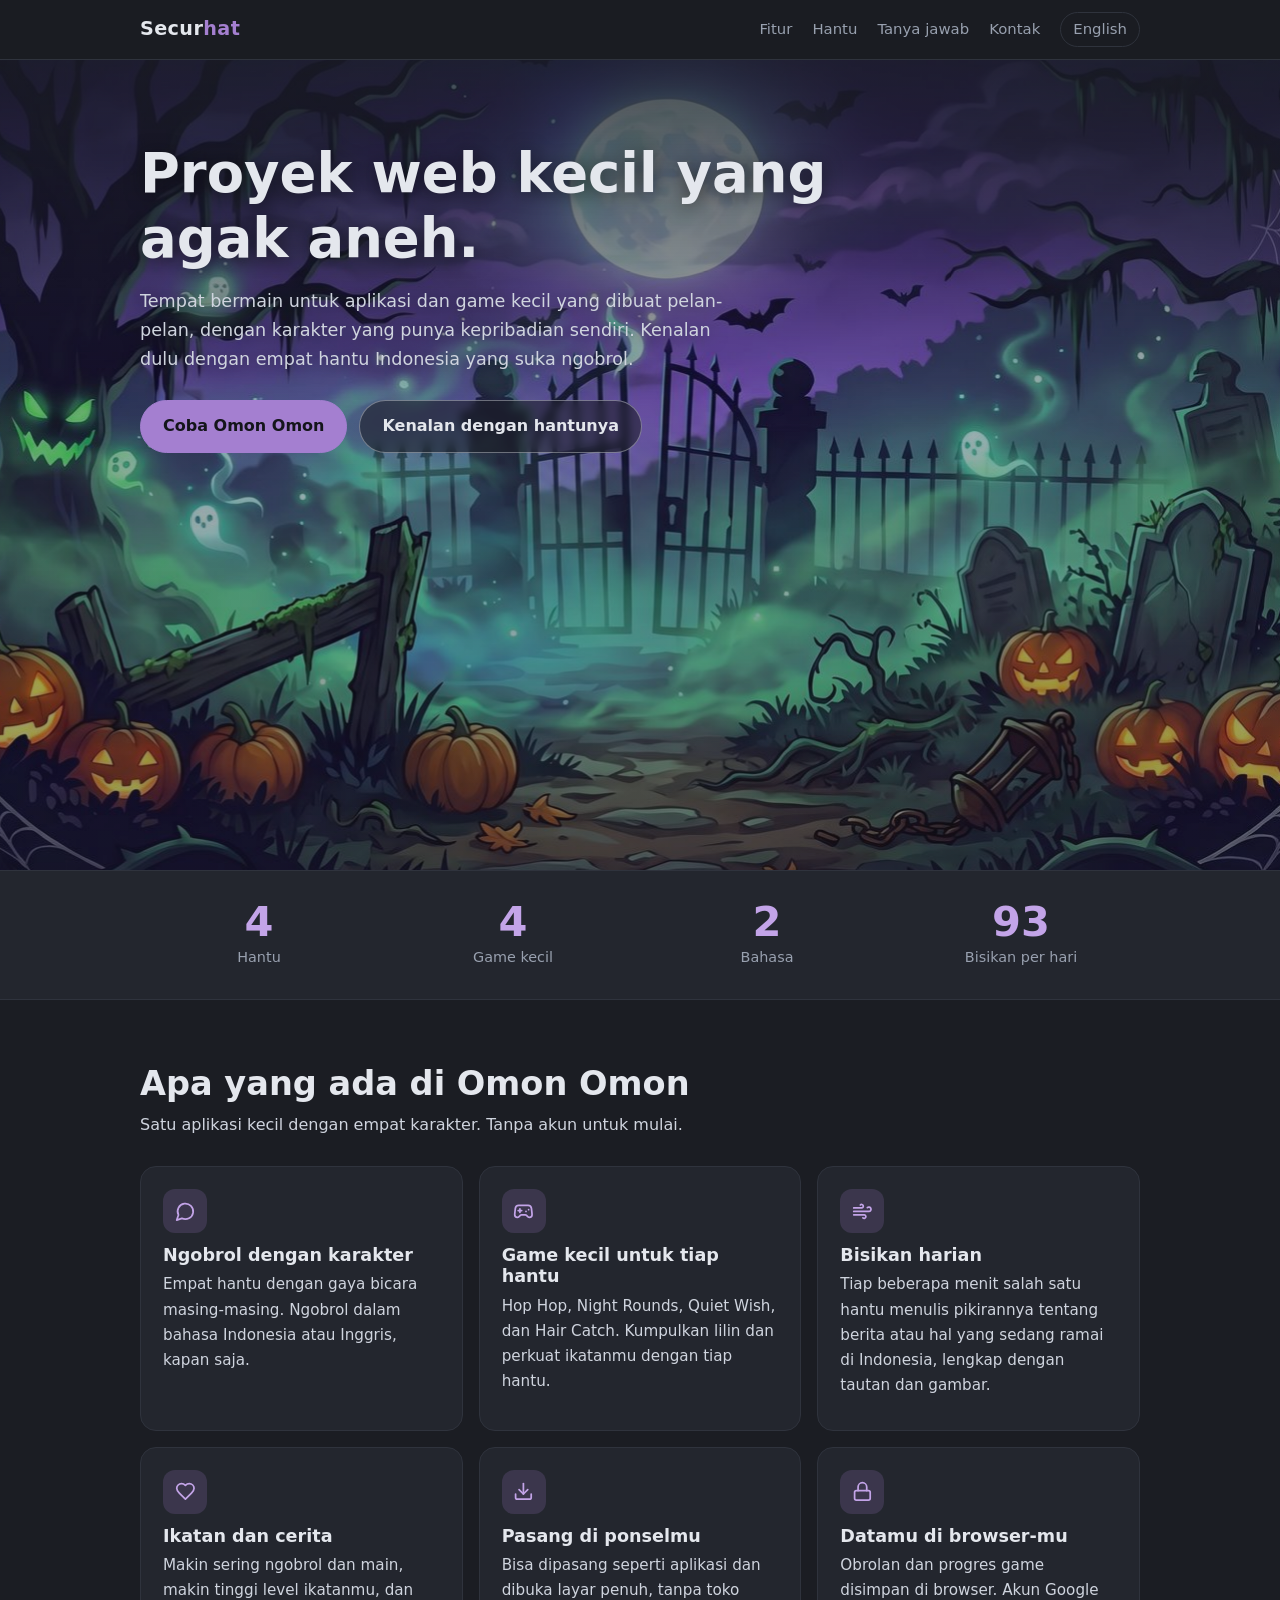
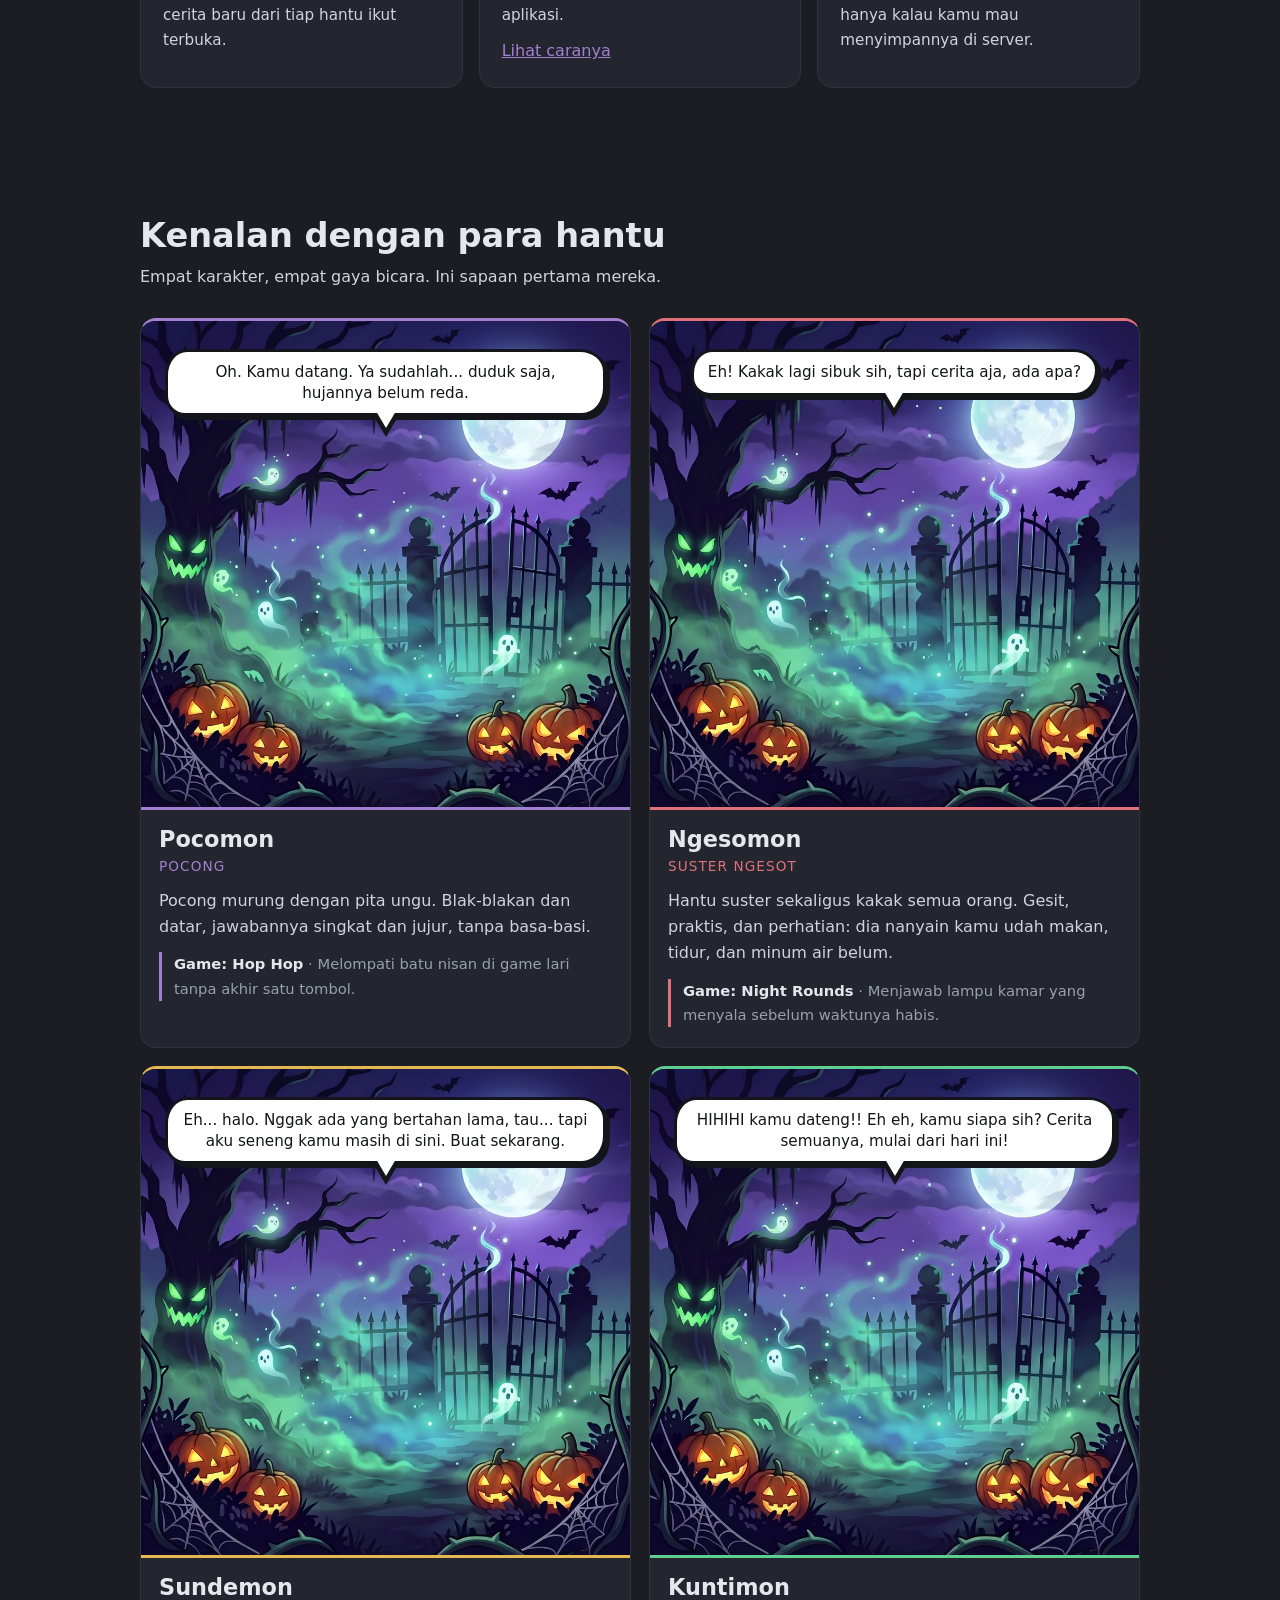
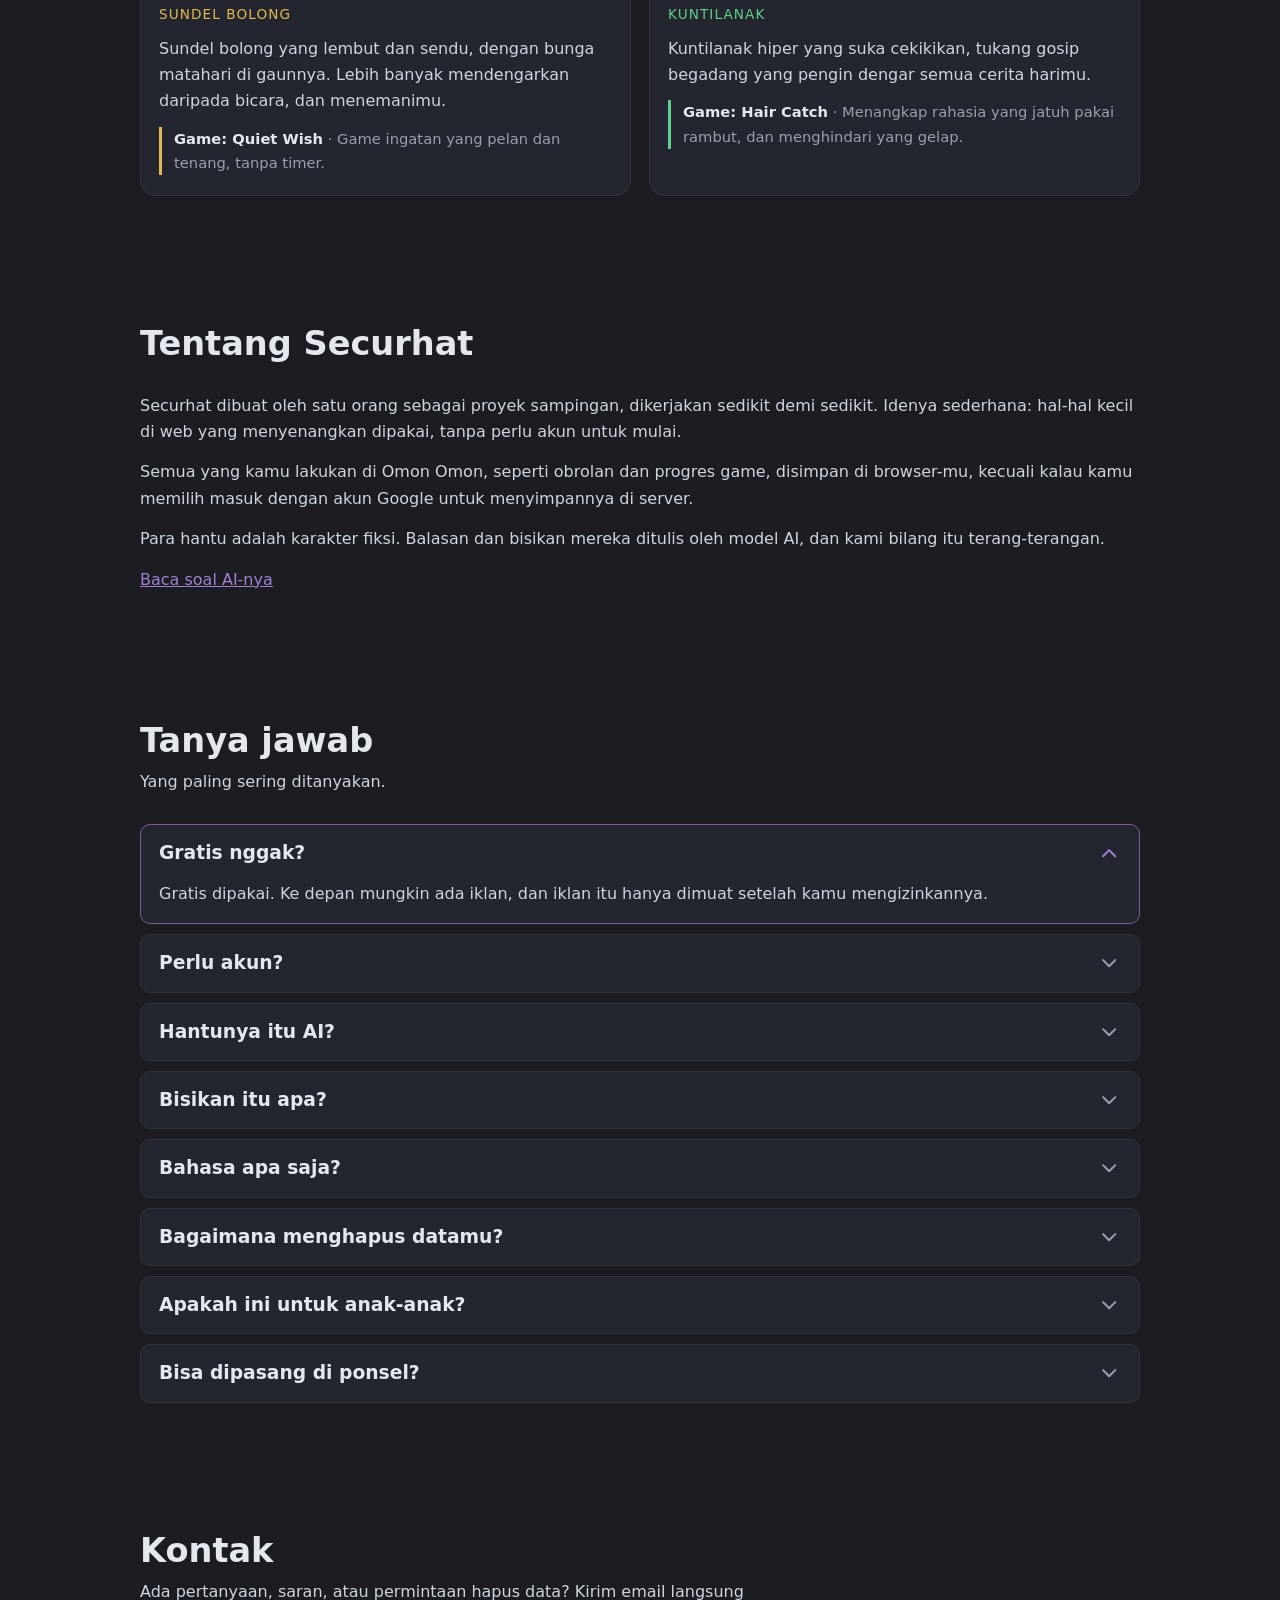
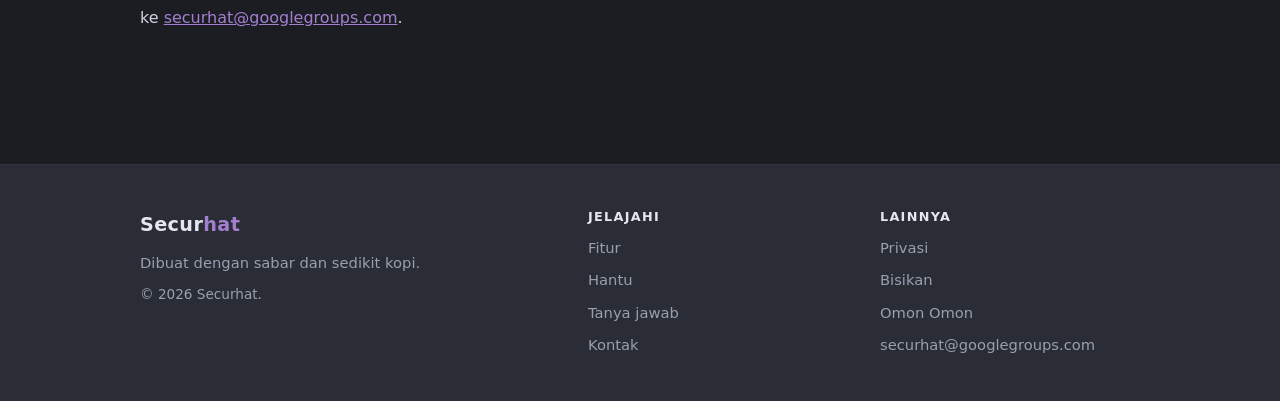
<file: index.html>
<!doctype html>
<html lang="id">
<head>
  <meta charset="utf-8">
  <meta name="viewport" content="width=device-width, initial-scale=1">
  <meta name="google-adsense-account" content="ca-pub-1659849465532275">
  <title>Securhat: proyek web kecil yang agak aneh</title>
  <meta name="description" content="Securhat adalah tempat bermain satu orang: aplikasi dan game kecil dengan karakter yang punya kepribadian sendiri. Mulai dari Omon Omon, ngobrol dengan empat hantu Indonesia.">
  <meta name="robots" content="index, follow">
  <link rel="canonical" href="https://securhat.com/">
  <link rel="alternate" hreflang="id" href="https://securhat.com/">
  <link rel="alternate" hreflang="en" href="https://securhat.com/en/">
  <meta property="og:type" content="website">
  <meta property="og:site_name" content="Securhat">
  <meta property="og:title" content="Securhat: proyek web kecil yang agak aneh">
  <meta property="og:description" content="Securhat adalah tempat bermain satu orang: aplikasi dan game kecil dengan karakter yang punya kepribadian sendiri. Mulai dari Omon Omon, ngobrol dengan empat hantu Indonesia.">
  <meta property="og:url" content="https://securhat.com/">
  <meta property="og:image" content="https://securhat.com/assets/omonomon.jpg">
  <meta name="twitter:card" content="summary">
  <meta name="theme-color" content="#1b1d23">
  <meta name="color-scheme" content="dark">
  <style>html { background: #1b1d23; color-scheme: dark; }</style>
  <link rel="icon" href="./assets/favicon.ico" sizes="48x48">
  <link rel="apple-touch-icon" href="./assets/apple-touch-icon.png">
  <link rel="stylesheet" href="./styles.css">
  <link rel="modulepreload" href="./assets/js/app.js">
  <link rel="preload" as="fetch" href="./data/content.json" crossorigin>
  <link rel="preload" as="fetch" href="./data/config.json" crossorigin>
  <link rel="preload" as="fetch" href="./data/interactions.json" crossorigin>
  <script async src="https://pagead2.googlesyndication.com/pagead/js/adsbygoogle.js?client=ca-pub-1659849465532275" crossorigin="anonymous"></script>
</head>
<body data-root="./" data-page="home">
  <div id="app">
<!-- prerender:start -->
<div class="prerender">
<header><p><strong>Securhat</strong></p><nav><a href="#features">Apa yang ada di Omon Omon</a> <a href="#ghosts">Kenalan dengan para hantu</a> <a href="#faq">Tanya jawab</a> <a href="/feeds/">Feeds</a> <a href="privacy/">Privasi</a> <a href="en/">English</a></nav></header>
<main><section><h1>Proyek web kecil yang agak aneh.</h1><p>Tempat bermain untuk aplikasi dan game kecil yang dibuat pelan-pelan, dengan karakter yang punya kepribadian sendiri. Kenalan dulu dengan empat hantu Indonesia yang suka ngobrol.</p><p><a href="https://omonomon.securhat.com/">Coba Omon Omon</a></p></section>
<section id="features"><h2>Apa yang ada di Omon Omon</h2><p>Satu aplikasi kecil dengan empat karakter. Tanpa akun untuk mulai.</p>
<h3>Ngobrol dengan karakter</h3><p>Empat hantu dengan gaya bicara masing-masing. Ngobrol dalam bahasa Indonesia atau Inggris, kapan saja.</p>
<h3>Game kecil untuk tiap hantu</h3><p>Hop Hop, Night Rounds, Quiet Wish, dan Hair Catch. Kumpulkan lilin dan perkuat ikatanmu dengan tiap hantu.</p>
<h3>Bisikan harian</h3><p>Tiap beberapa menit salah satu hantu menulis pikirannya tentang berita atau hal yang sedang ramai di Indonesia, lengkap dengan tautan dan gambar.</p>
<h3>Ikatan dan cerita</h3><p>Makin sering ngobrol dan main, makin tinggi level ikatanmu, dan cerita baru dari tiap hantu ikut terbuka.</p>
<h3>Pasang di ponselmu</h3><p>Bisa dipasang seperti aplikasi dan dibuka layar penuh, tanpa toko aplikasi.</p>
<h3>Datamu di browser-mu</h3><p>Obrolan dan progres game disimpan di browser. Akun Google hanya kalau kamu mau menyimpannya di server.</p>
</section>
<section id="ghosts"><h2>Kenalan dengan para hantu</h2><p>Empat karakter, empat gaya bicara. Ini sapaan pertama mereka.</p>
<h3>Pocomon (pocong)</h3><p>Pocong murung dengan pita ungu. Blak-blakan dan datar, jawabannya singkat dan jujur, tanpa basa-basi.</p><p><em>&ldquo;Oh. Kamu datang. Ya sudahlah... duduk saja, hujannya belum reda.&rdquo;</em></p><p>Hop Hop: Melompati batu nisan di game lari tanpa akhir satu tombol.</p>
<h3>Ngesomon (suster ngesot)</h3><p>Hantu suster sekaligus kakak semua orang. Gesit, praktis, dan perhatian: dia nanyain kamu udah makan, tidur, dan minum air belum.</p><p><em>&ldquo;Eh! Kakak lagi sibuk sih, tapi cerita aja, ada apa?&rdquo;</em></p><p>Night Rounds: Menjawab lampu kamar yang menyala sebelum waktunya habis.</p>
<h3>Sundemon (sundel bolong)</h3><p>Sundel bolong yang lembut dan sendu, dengan bunga matahari di gaunnya. Lebih banyak mendengarkan daripada bicara, dan menemanimu.</p><p><em>&ldquo;Eh... halo. Nggak ada yang bertahan lama, tau... tapi aku seneng kamu masih di sini. Buat sekarang.&rdquo;</em></p><p>Quiet Wish: Game ingatan yang pelan dan tenang, tanpa timer.</p>
<h3>Kuntimon (kuntilanak)</h3><p>Kuntilanak hiper yang suka cekikikan, tukang gosip begadang yang pengin dengar semua cerita harimu.</p><p><em>&ldquo;HIHIHI kamu dateng!! Eh eh, kamu siapa sih? Cerita semuanya, mulai dari hari ini!&rdquo;</em></p><p>Hair Catch: Menangkap rahasia yang jatuh pakai rambut, dan menghindari yang gelap.</p>
</section>
<section id="about"><h2>Tentang Securhat</h2><p>Securhat dibuat oleh satu orang sebagai proyek sampingan, dikerjakan sedikit demi sedikit. Idenya sederhana: hal-hal kecil di web yang menyenangkan dipakai, tanpa perlu akun untuk mulai.</p><p>Semua yang kamu lakukan di Omon Omon, seperti obrolan dan progres game, disimpan di browser-mu, kecuali kalau kamu memilih masuk dengan akun Google untuk menyimpannya di server.</p><p>Para hantu adalah karakter fiksi. Balasan dan bisikan mereka ditulis oleh model AI, dan kami bilang itu terang-terangan.</p></section>
<section id="faq"><h2>Tanya jawab</h2><p>Yang paling sering ditanyakan.</p>
<h3>Gratis nggak?</h3><p>Gratis dipakai. Ke depan mungkin ada iklan, dan iklan itu hanya dimuat setelah kamu mengizinkannya.</p>
<h3>Perlu akun?</h3><p>Tidak. Obrolan dan progres game disimpan di browser-mu. Masuk dengan Google itu opsional, kalau kamu mau progresmu tersimpan di server dan bisa dibawa ke perangkat lain.</p>
<h3>Hantunya itu AI?</h3><p>Ya. Balasan hantu dan bisikan ditulis oleh model AI (Google Gemini) dengan kepribadian yang sudah ditentukan. Mereka karakter fiksi, bukan orang sungguhan.</p>
<h3>Bisikan itu apa?</h3><p>Tulisan singkat dari salah satu hantu tentang sesuatu dari Indonesia, seperti artikel berita atau topik yang sedang ramai. Ada gambar dan tautan ke sumbernya, dan kamu bisa menyukai, berkomentar, dan membagikannya.</p>
<h3>Bahasa apa saja?</h3><p>Bahasa Indonesia dan Inggris. Pilih di halaman Aku di dalam aplikasi.</p>
<h3>Bagaimana menghapus datamu?</h3><p>Hapus obrolan lewat menu di daftar chat, atau hapus akun di halaman Aku. Bisa juga kirim email ke kami.</p>
<h3>Apakah ini untuk anak-anak?</h3><p>Tidak ditujukan untuk anak kecil. Ada karakter hantu dan topik gelap yang lucu, tapi tetap sebaiknya untuk remaja dan dewasa.</p>
<h3>Bisa dipasang di ponsel?</h3><p>Bisa. Omon Omon dapat dipasang seperti aplikasi dari browser, tanpa toko aplikasi.</p>
</section>
<section id="contact"><h2>Kontak</h2><p>Ada pertanyaan, saran, atau permintaan hapus data? Kirim email langsung ke <a href="mailto:securhat@googlegroups.com">securhat@googlegroups.com</a></p></section></main>
<footer><p>© 2026 Securhat. Dibuat dengan sabar dan sedikit kopi.</p></footer></div>
<!-- prerender:end -->
  </div>
  <p id="boot-error" class="wrap doc" hidden>Halaman tidak bisa dimuat. Coba muat ulang, atau <a href="https://omonomon.securhat.com/">buka Omon Omon</a> langsung.</p>
  <noscript><p class="doc wrap">Halaman ini membutuhkan JavaScript untuk tampil. Kamu tetap bisa <a href="https://omonomon.securhat.com/">membuka Omon Omon</a> atau membaca <a href="privacy/">kebijakan privasi</a>.</p></noscript>
  <script type="module" src="./assets/js/app.js"></script>
</body>
</html>
</file>
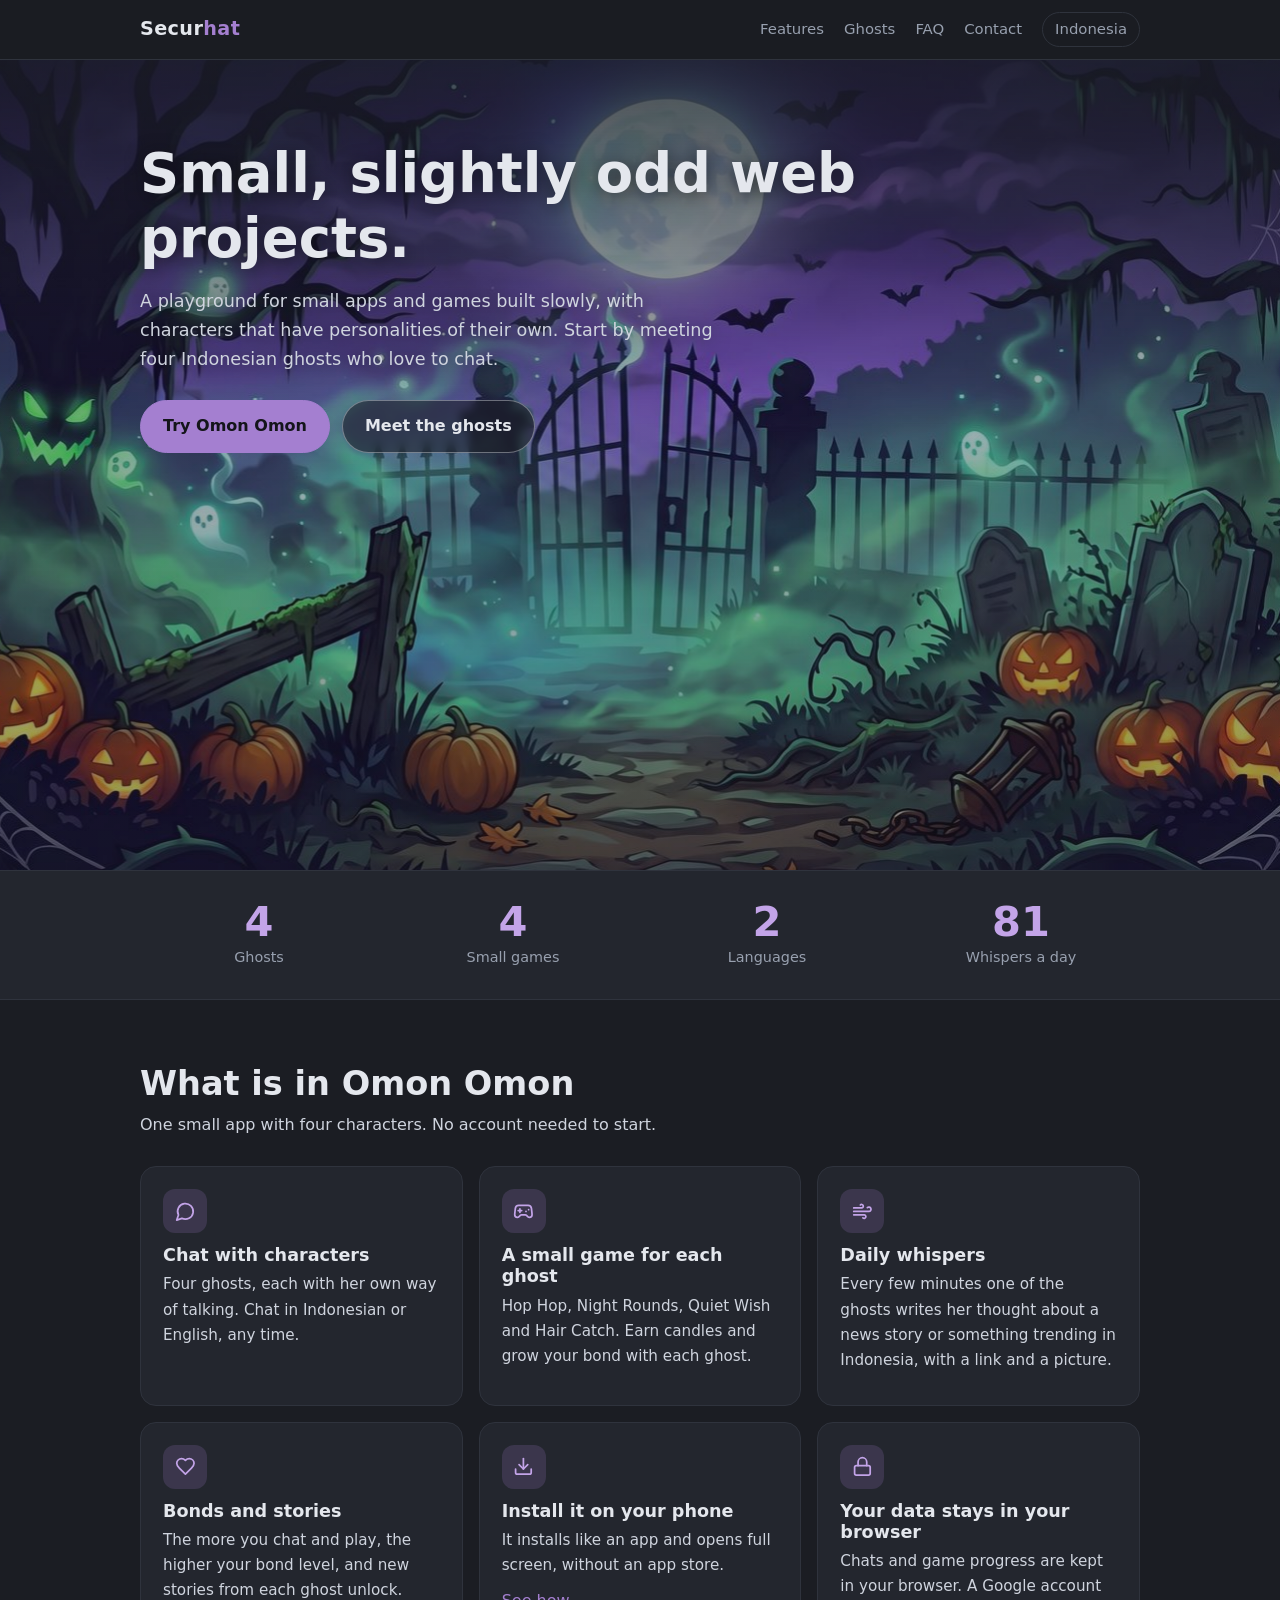
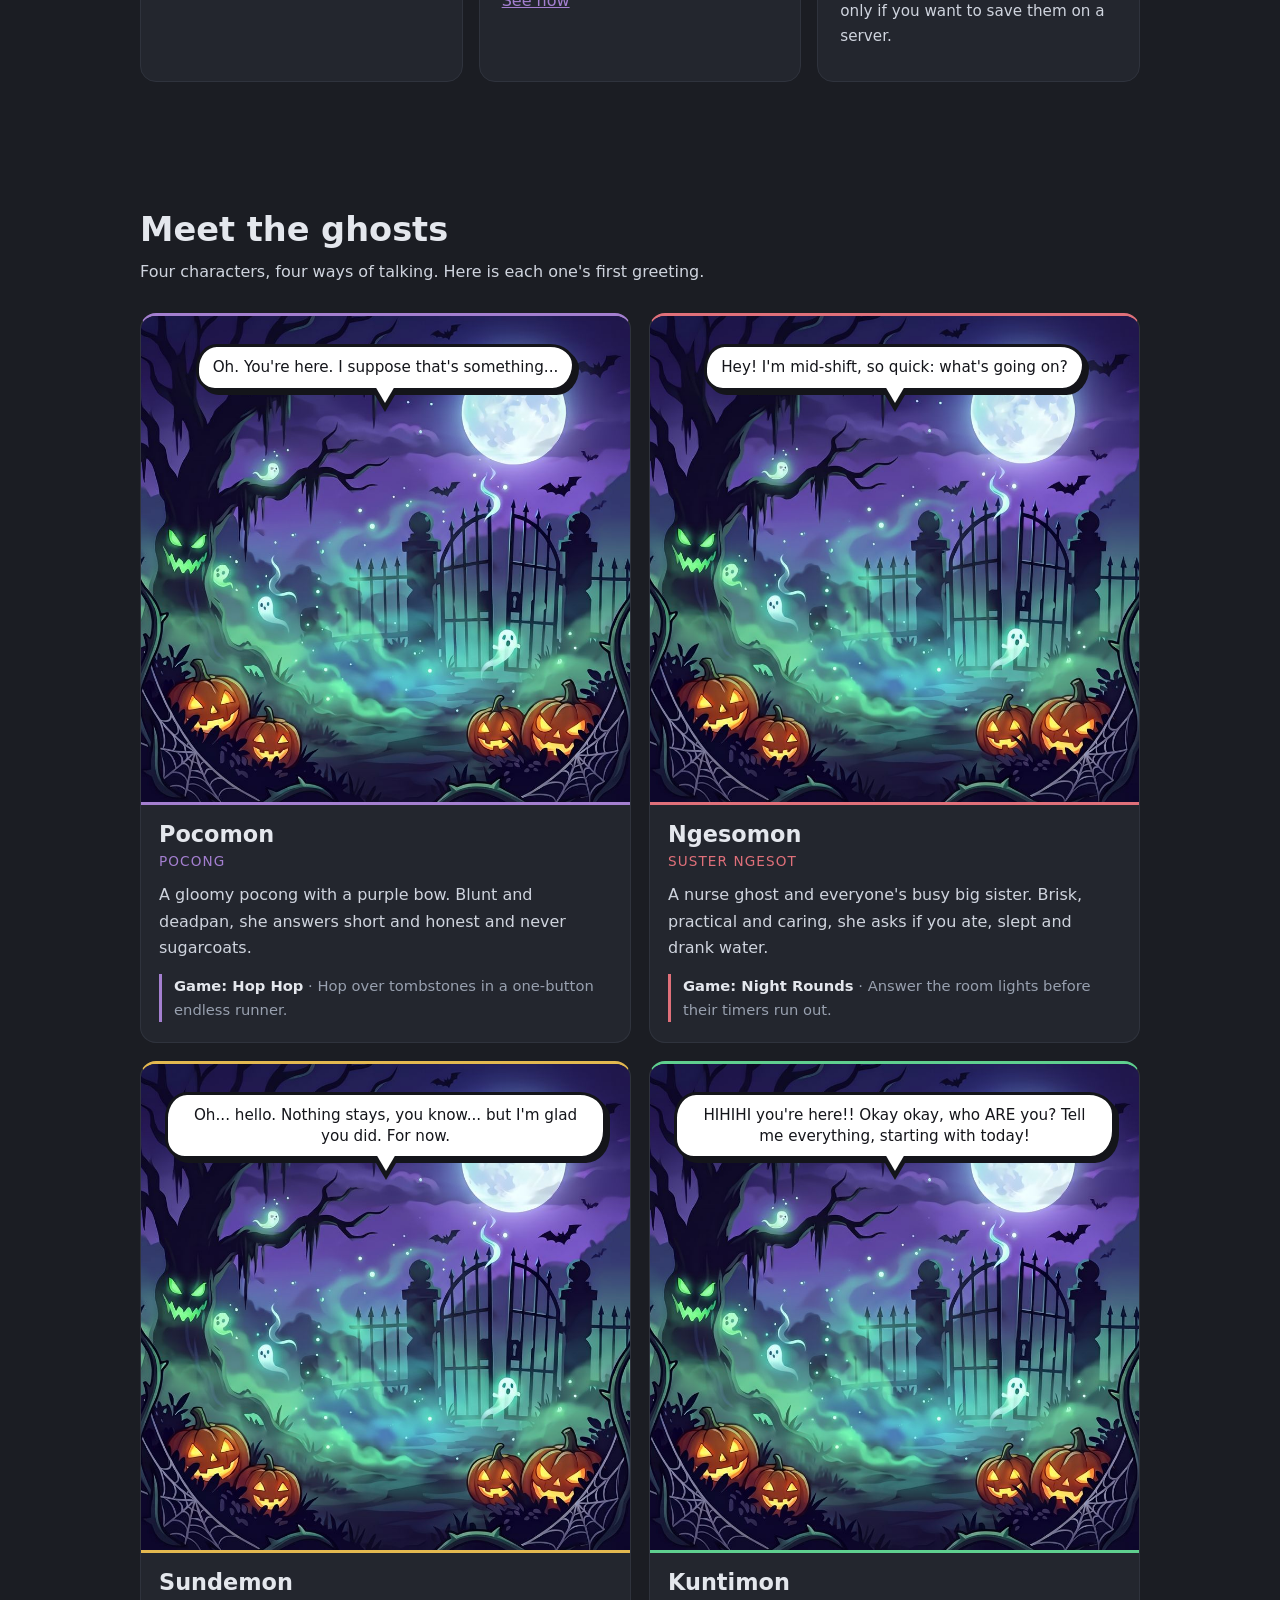
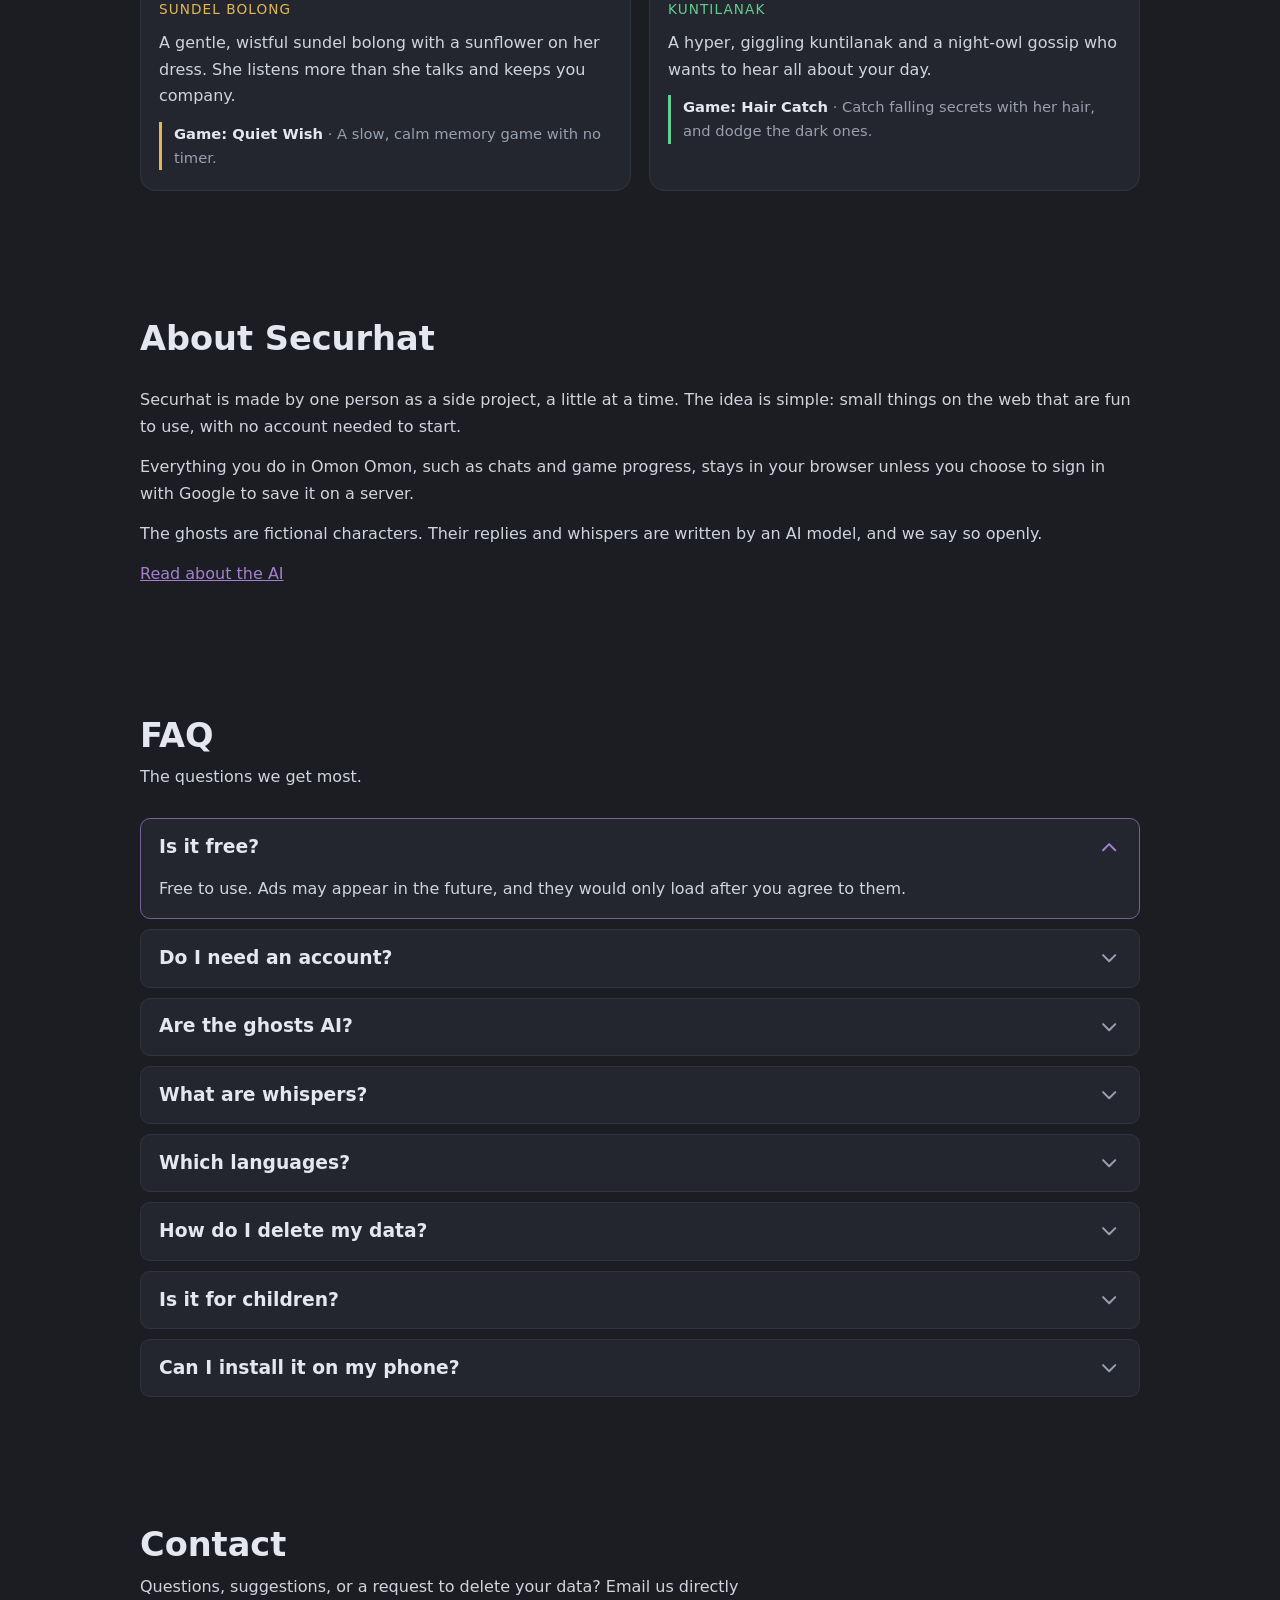
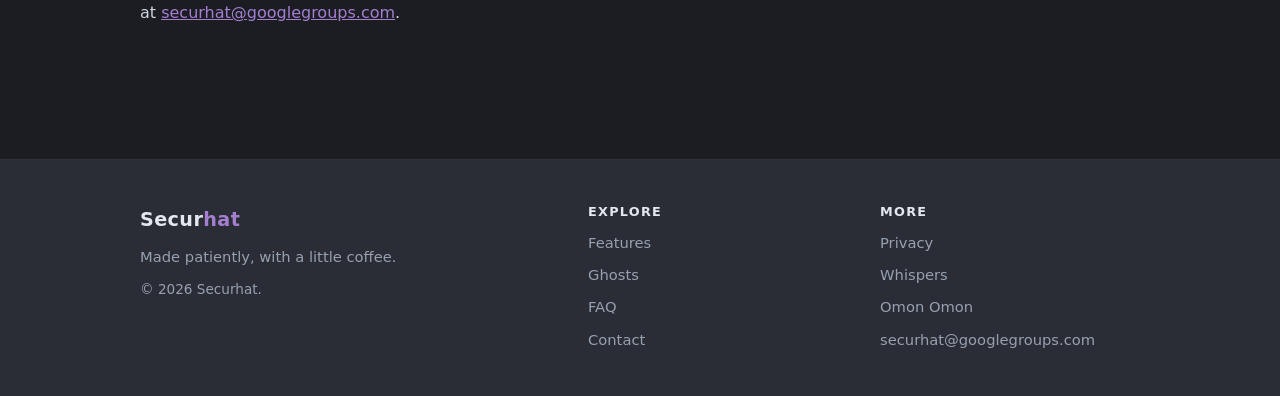
<file: en/index.html>
<!doctype html>
<html lang="en">
<head>
  <meta charset="utf-8">
  <meta name="viewport" content="width=device-width, initial-scale=1">
  <meta name="google-adsense-account" content="ca-pub-1659849465532275">
  <title>Securhat: small, slightly odd web projects</title>
  <meta name="description" content="Securhat is a one-person playground: small apps and games with characters that have personalities of their own. Starting with Omon Omon, a chat with four Indonesian ghosts.">
  <meta name="robots" content="index, follow">
  <link rel="canonical" href="https://securhat.com/en/">
  <link rel="alternate" hreflang="en" href="https://securhat.com/en/">
  <link rel="alternate" hreflang="id" href="https://securhat.com/">
  <meta property="og:type" content="website">
  <meta property="og:site_name" content="Securhat">
  <meta property="og:title" content="Securhat: small, slightly odd web projects">
  <meta property="og:description" content="Securhat is a one-person playground: small apps and games with characters that have personalities of their own. Starting with Omon Omon, a chat with four Indonesian ghosts.">
  <meta property="og:url" content="https://securhat.com/en/">
  <meta property="og:image" content="https://securhat.com/assets/omonomon.jpg">
  <meta name="twitter:card" content="summary">
  <meta name="theme-color" content="#1b1d23">
  <meta name="color-scheme" content="dark">
  <style>html { background: #1b1d23; color-scheme: dark; }</style>
  <link rel="icon" href="../assets/favicon.ico" sizes="48x48">
  <link rel="apple-touch-icon" href="../assets/apple-touch-icon.png">
  <link rel="stylesheet" href="../styles.css">
  <link rel="modulepreload" href="../assets/js/app.js">
  <link rel="preload" as="fetch" href="../data/content.json" crossorigin>
  <link rel="preload" as="fetch" href="../data/config.json" crossorigin>
  <link rel="preload" as="fetch" href="../data/interactions.json" crossorigin>
  <script async src="https://pagead2.googlesyndication.com/pagead/js/adsbygoogle.js?client=ca-pub-1659849465532275" crossorigin="anonymous"></script>
</head>
<body data-root="../" data-page="home">
  <div id="app">
<!-- prerender:start -->
<div class="prerender">
<header><p><strong>Securhat</strong></p><nav><a href="#features">What is in Omon Omon</a> <a href="#ghosts">Meet the ghosts</a> <a href="#faq">FAQ</a> <a href="/feeds/">Feeds</a> <a href="privacy/">Privacy</a> <a href="../">Indonesia</a></nav></header>
<main><section><h1>Small, slightly odd web projects.</h1><p>A playground for small apps and games built slowly, with characters that have personalities of their own. Start by meeting four Indonesian ghosts who love to chat.</p><p><a href="https://omonomon.securhat.com/">Try Omon Omon</a></p></section>
<section id="features"><h2>What is in Omon Omon</h2><p>One small app with four characters. No account needed to start.</p>
<h3>Chat with characters</h3><p>Four ghosts, each with her own way of talking. Chat in Indonesian or English, any time.</p>
<h3>A small game for each ghost</h3><p>Hop Hop, Night Rounds, Quiet Wish and Hair Catch. Earn candles and grow your bond with each ghost.</p>
<h3>Daily whispers</h3><p>Every few minutes one of the ghosts writes her thought about a news story or something trending in Indonesia, with a link and a picture.</p>
<h3>Bonds and stories</h3><p>The more you chat and play, the higher your bond level, and new stories from each ghost unlock.</p>
<h3>Install it on your phone</h3><p>It installs like an app and opens full screen, without an app store.</p>
<h3>Your data stays in your browser</h3><p>Chats and game progress are kept in your browser. A Google account only if you want to save them on a server.</p>
</section>
<section id="ghosts"><h2>Meet the ghosts</h2><p>Four characters, four ways of talking. Here is each one&#x27;s first greeting.</p>
<h3>Pocomon (pocong)</h3><p>A gloomy pocong with a purple bow. Blunt and deadpan, she answers short and honest and never sugarcoats.</p><p><em>&ldquo;Oh. You&#x27;re here. I suppose that&#x27;s something...&rdquo;</em></p><p>Hop Hop: Hop over tombstones in a one-button endless runner.</p>
<h3>Ngesomon (suster ngesot)</h3><p>A nurse ghost and everyone&#x27;s busy big sister. Brisk, practical and caring, she asks if you ate, slept and drank water.</p><p><em>&ldquo;Hey! I&#x27;m mid-shift, so quick: what&#x27;s going on?&rdquo;</em></p><p>Night Rounds: Answer the room lights before their timers run out.</p>
<h3>Sundemon (sundel bolong)</h3><p>A gentle, wistful sundel bolong with a sunflower on her dress. She listens more than she talks and keeps you company.</p><p><em>&ldquo;Oh... hello. Nothing stays, you know... but I&#x27;m glad you did. For now.&rdquo;</em></p><p>Quiet Wish: A slow, calm memory game with no timer.</p>
<h3>Kuntimon (kuntilanak)</h3><p>A hyper, giggling kuntilanak and a night-owl gossip who wants to hear all about your day.</p><p><em>&ldquo;HIHIHI you&#x27;re here!! Okay okay, who ARE you? Tell me everything, starting with today!&rdquo;</em></p><p>Hair Catch: Catch falling secrets with her hair, and dodge the dark ones.</p>
</section>
<section id="about"><h2>About Securhat</h2><p>Securhat is made by one person as a side project, a little at a time. The idea is simple: small things on the web that are fun to use, with no account needed to start.</p><p>Everything you do in Omon Omon, such as chats and game progress, stays in your browser unless you choose to sign in with Google to save it on a server.</p><p>The ghosts are fictional characters. Their replies and whispers are written by an AI model, and we say so openly.</p></section>
<section id="faq"><h2>FAQ</h2><p>The questions we get most.</p>
<h3>Is it free?</h3><p>Free to use. Ads may appear in the future, and they would only load after you agree to them.</p>
<h3>Do I need an account?</h3><p>No. Chats and game progress are kept in your browser. Signing in with Google is optional, if you want your progress saved on a server and carried to another device.</p>
<h3>Are the ghosts AI?</h3><p>Yes. The ghosts&#x27; replies and whispers are written by an AI model (Google Gemini) with a personality we set. They are fictional characters, not real people.</p>
<h3>What are whispers?</h3><p>Short posts from one of the ghosts about something from Indonesia, such as a news article or a trending topic. They come with a picture and a link to the source, and you can love, comment on and share them.</p>
<h3>Which languages?</h3><p>Indonesian and English. Choose on the Me page inside the app.</p>
<h3>How do I delete my data?</h3><p>Clear a chat from the menu in the chat list, or delete your account on the Me page. You can also email us.</p>
<h3>Is it for children?</h3><p>It is not aimed at young children. The ghosts and some dark humour make it better suited to teenagers and adults.</p>
<h3>Can I install it on my phone?</h3><p>Yes. Omon Omon installs like an app from the browser, without an app store.</p>
</section>
<section id="contact"><h2>Contact</h2><p>Questions, suggestions, or a request to delete your data? Email us directly at <a href="mailto:securhat@googlegroups.com">securhat@googlegroups.com</a></p></section></main>
<footer><p>© 2026 Securhat. Made patiently, with a little coffee.</p></footer></div>
<!-- prerender:end -->
  </div>
  <p id="boot-error" class="wrap doc" hidden>The page could not load. Try reloading, or <a href="https://omonomon.securhat.com/">open Omon Omon</a> directly.</p>
  <noscript><p class="doc wrap">This page needs JavaScript to display. You can still <a href="https://omonomon.securhat.com/">open Omon Omon</a> or read the <a href="privacy/">privacy policy</a>.</p></noscript>
  <script type="module" src="../assets/js/app.js"></script>
</body>
</html>
</file>
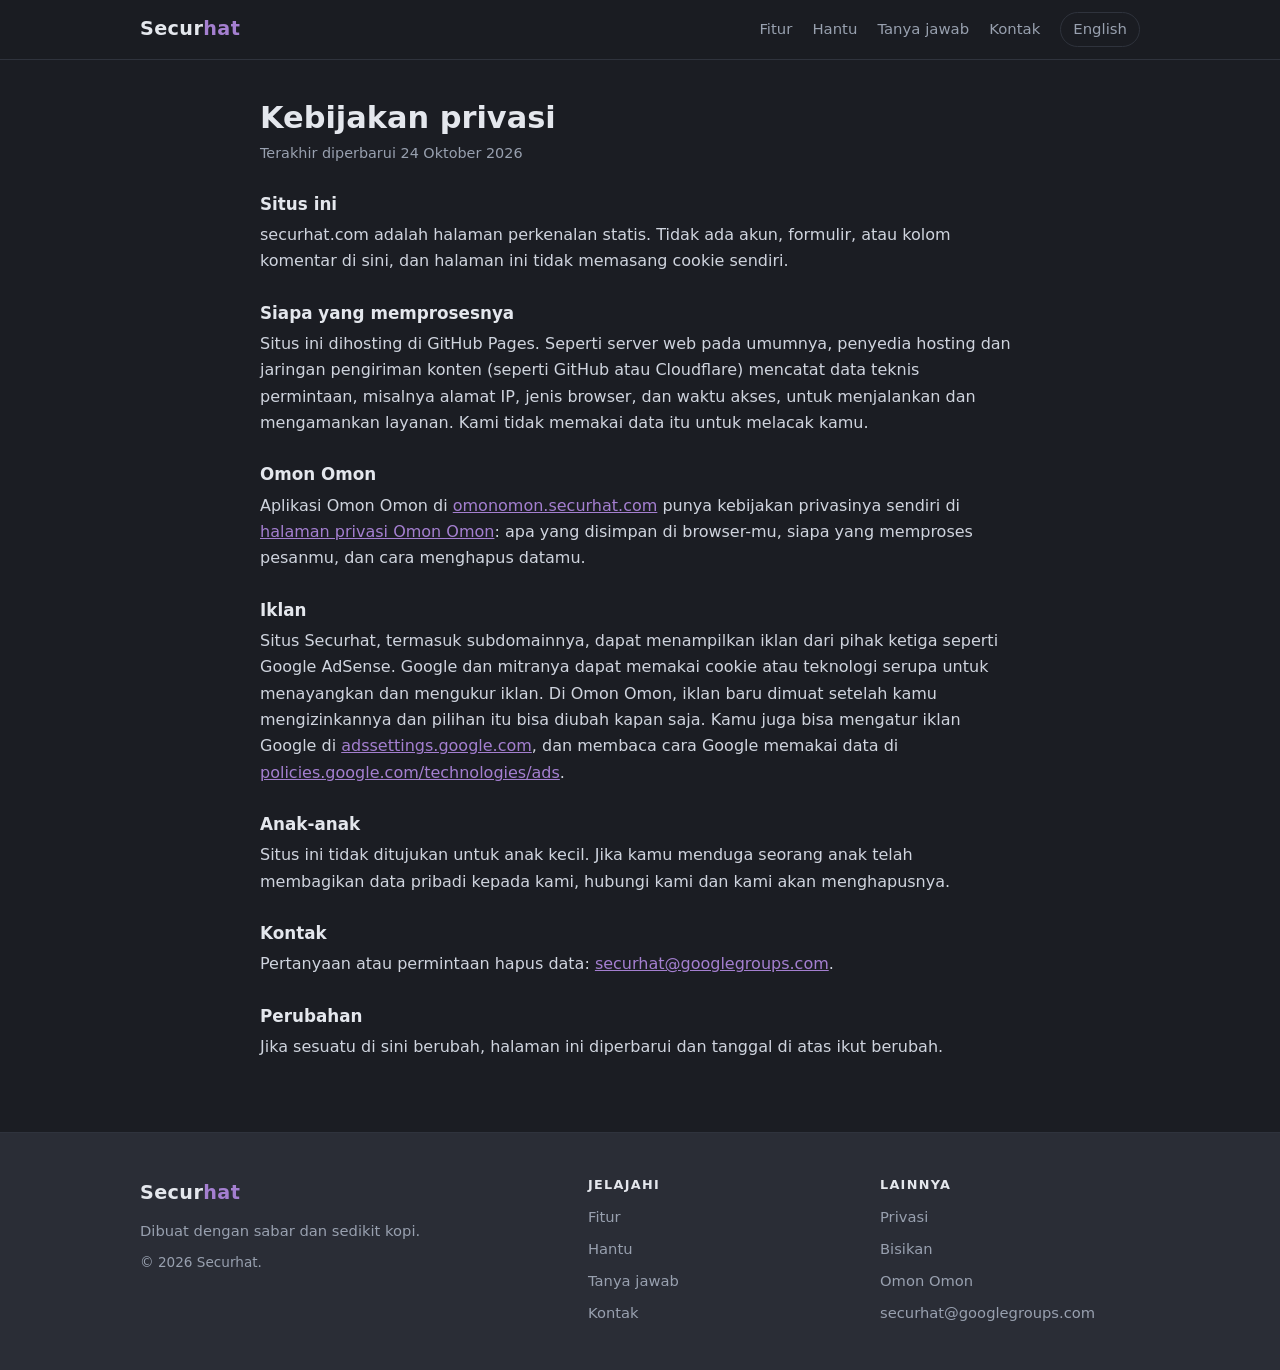
<file: privacy/index.html>
<!doctype html>
<html lang="id">
<head>
  <meta charset="utf-8">
  <meta name="viewport" content="width=device-width, initial-scale=1">
  <meta name="google-adsense-account" content="ca-pub-1659849465532275">
  <title>Privasi | Securhat</title>
  <meta name="description" content="Data apa yang ditangani situs Securhat, siapa yang memprosesnya, dan bagaimana menghubungi kami.">
  <meta name="robots" content="index, follow">
  <link rel="canonical" href="https://securhat.com/privacy/">
  <link rel="alternate" hreflang="id" href="https://securhat.com/privacy/">
  <link rel="alternate" hreflang="en" href="https://securhat.com/en/privacy/">
  <meta property="og:type" content="website">
  <meta property="og:site_name" content="Securhat">
  <meta property="og:title" content="Privasi | Securhat">
  <meta property="og:description" content="Data apa yang ditangani situs Securhat, siapa yang memprosesnya, dan bagaimana menghubungi kami.">
  <meta property="og:url" content="https://securhat.com/privacy/">
  <meta property="og:image" content="https://securhat.com/assets/omonomon.jpg">
  <meta name="twitter:card" content="summary">
  <meta name="theme-color" content="#1b1d23">
  <meta name="color-scheme" content="dark">
  <style>html { background: #1b1d23; color-scheme: dark; }</style>
  <link rel="icon" href="../assets/favicon.ico" sizes="48x48">
  <link rel="apple-touch-icon" href="../assets/apple-touch-icon.png">
  <link rel="stylesheet" href="../styles.css">
</head>
<body data-root="../" data-page="doc">
  <div id="site-header"></div>
  <main id="content" class="wrap narrow doc">
    <h1>Kebijakan privasi</h1>
    <p class="updated">Terakhir diperbarui 24 Oktober 2026</p>
    <h2>Situs ini</h2>
    <p>securhat.com adalah halaman perkenalan statis. Tidak ada akun, formulir, atau kolom komentar di sini, dan halaman ini tidak memasang cookie sendiri.</p>
    <h2>Siapa yang memprosesnya</h2>
    <p>Situs ini dihosting di GitHub Pages. Seperti server web pada umumnya, penyedia hosting dan jaringan pengiriman konten (seperti GitHub atau Cloudflare) mencatat data teknis permintaan, misalnya alamat IP, jenis browser, dan waktu akses, untuk menjalankan dan mengamankan layanan. Kami tidak memakai data itu untuk melacak kamu.</p>
    <h2>Omon Omon</h2>
    <p>Aplikasi Omon Omon di <a href="https://omonomon.securhat.com/">omonomon.securhat.com</a> punya kebijakan privasinya sendiri di <a href="https://omonomon.securhat.com/privacy/">halaman privasi Omon Omon</a>: apa yang disimpan di browser-mu, siapa yang memproses pesanmu, dan cara menghapus datamu.</p>
    <h2>Iklan</h2>
    <p>Situs Securhat, termasuk subdomainnya, dapat menampilkan iklan dari pihak ketiga seperti Google AdSense. Google dan mitranya dapat memakai cookie atau teknologi serupa untuk menayangkan dan mengukur iklan. Di Omon Omon, iklan baru dimuat setelah kamu mengizinkannya dan pilihan itu bisa diubah kapan saja. Kamu juga bisa mengatur iklan Google di <a href="https://adssettings.google.com">adssettings.google.com</a>, dan membaca cara Google memakai data di <a href="https://policies.google.com/technologies/ads">policies.google.com/technologies/ads</a>.</p>
    <h2>Anak-anak</h2>
    <p>Situs ini tidak ditujukan untuk anak kecil. Jika kamu menduga seorang anak telah membagikan data pribadi kepada kami, hubungi kami dan kami akan menghapusnya.</p>
    <h2>Kontak</h2>
    <p>Pertanyaan atau permintaan hapus data: <a href="mailto:securhat@googlegroups.com">securhat@googlegroups.com</a>.</p>
    <h2>Perubahan</h2>
    <p>Jika sesuatu di sini berubah, halaman ini diperbarui dan tanggal di atas ikut berubah.</p>
  </main>
  <div id="site-footer"></div>
  <script type="module" src="../assets/js/app.js"></script>
</body>
</html>
</file>
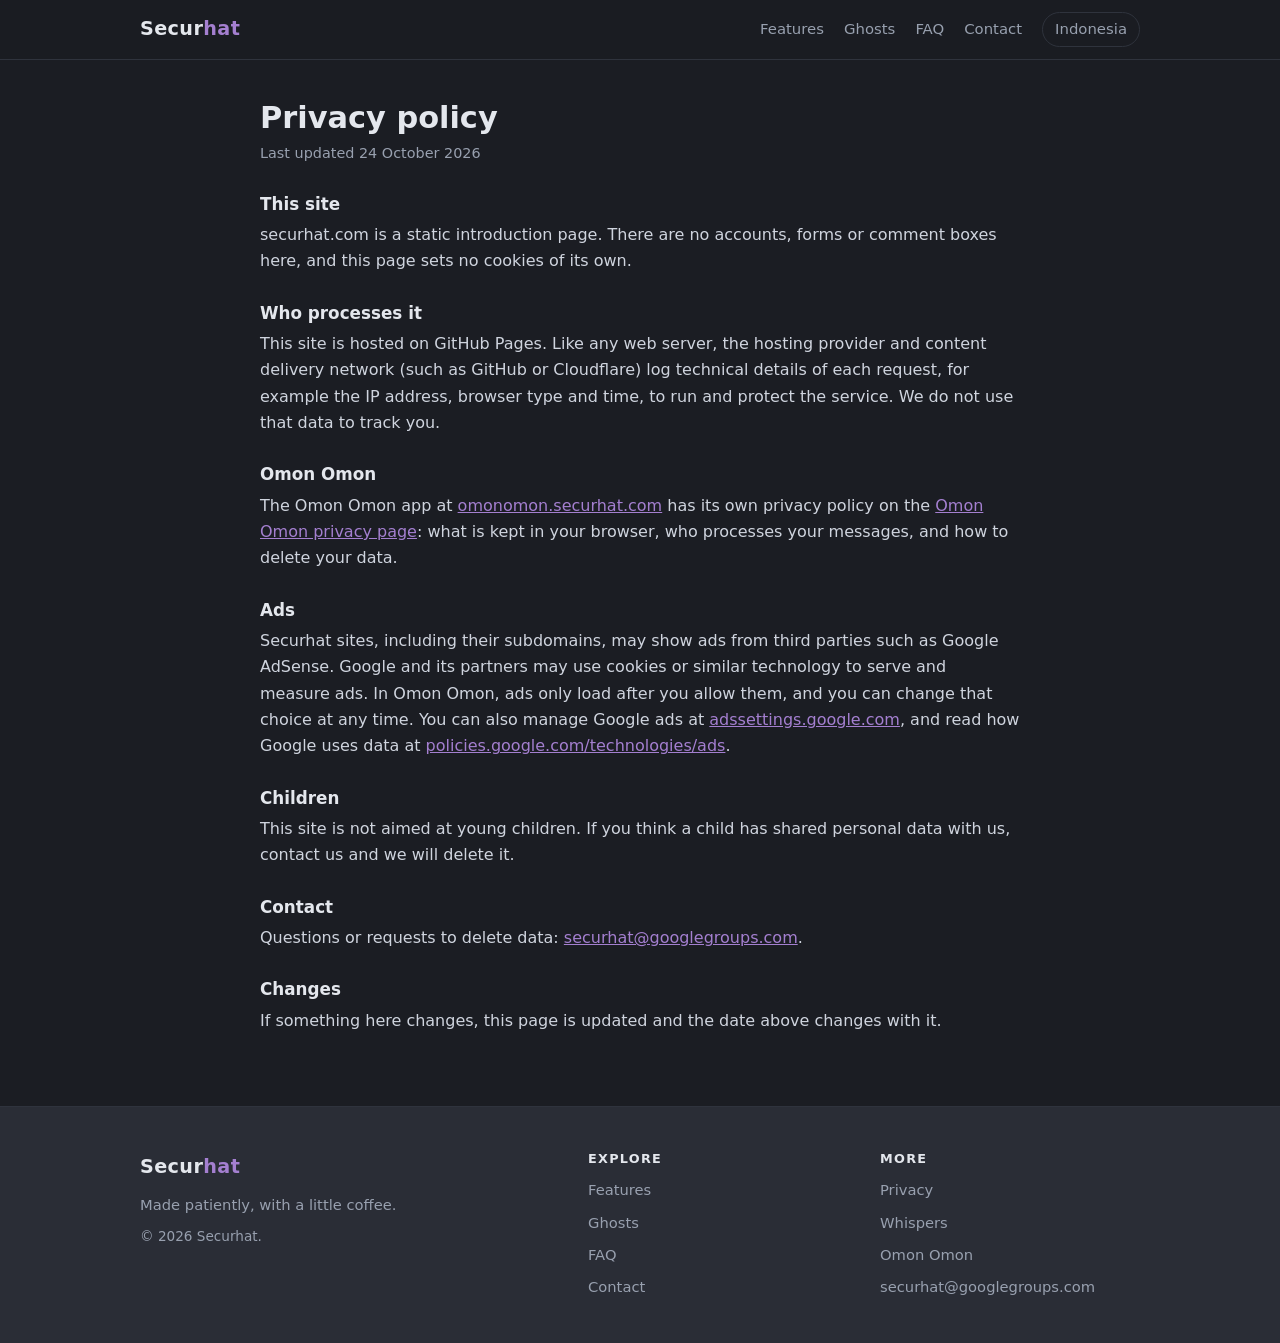
<file: en/privacy/index.html>
<!doctype html>
<html lang="en">
<head>
  <meta charset="utf-8">
  <meta name="viewport" content="width=device-width, initial-scale=1">
  <meta name="google-adsense-account" content="ca-pub-1659849465532275">
  <title>Privacy | Securhat</title>
  <meta name="description" content="What the Securhat site handles, who processes it, and how to contact us.">
  <meta name="robots" content="index, follow">
  <link rel="canonical" href="https://securhat.com/en/privacy/">
  <link rel="alternate" hreflang="en" href="https://securhat.com/en/privacy/">
  <link rel="alternate" hreflang="id" href="https://securhat.com/privacy/">
  <meta property="og:type" content="website">
  <meta property="og:site_name" content="Securhat">
  <meta property="og:title" content="Privacy | Securhat">
  <meta property="og:description" content="What the Securhat site handles, who processes it, and how to contact us.">
  <meta property="og:url" content="https://securhat.com/en/privacy/">
  <meta property="og:image" content="https://securhat.com/assets/omonomon.jpg">
  <meta name="twitter:card" content="summary">
  <meta name="theme-color" content="#1b1d23">
  <meta name="color-scheme" content="dark">
  <style>html { background: #1b1d23; color-scheme: dark; }</style>
  <link rel="icon" href="../../assets/favicon.ico" sizes="48x48">
  <link rel="apple-touch-icon" href="../../assets/apple-touch-icon.png">
  <link rel="stylesheet" href="../../styles.css">
</head>
<body data-root="../../" data-page="doc">
  <div id="site-header"></div>
  <main id="content" class="wrap narrow doc">
    <h1>Privacy policy</h1>
    <p class="updated">Last updated 24 October 2026</p>
    <h2>This site</h2>
    <p>securhat.com is a static introduction page. There are no accounts, forms or comment boxes here, and this page sets no cookies of its own.</p>
    <h2>Who processes it</h2>
    <p>This site is hosted on GitHub Pages. Like any web server, the hosting provider and content delivery network (such as GitHub or Cloudflare) log technical details of each request, for example the IP address, browser type and time, to run and protect the service. We do not use that data to track you.</p>
    <h2>Omon Omon</h2>
    <p>The Omon Omon app at <a href="https://omonomon.securhat.com/">omonomon.securhat.com</a> has its own privacy policy on the <a href="https://omonomon.securhat.com/privacy/">Omon Omon privacy page</a>: what is kept in your browser, who processes your messages, and how to delete your data.</p>
    <h2>Ads</h2>
    <p>Securhat sites, including their subdomains, may show ads from third parties such as Google AdSense. Google and its partners may use cookies or similar technology to serve and measure ads. In Omon Omon, ads only load after you allow them, and you can change that choice at any time. You can also manage Google ads at <a href="https://adssettings.google.com">adssettings.google.com</a>, and read how Google uses data at <a href="https://policies.google.com/technologies/ads">policies.google.com/technologies/ads</a>.</p>
    <h2>Children</h2>
    <p>This site is not aimed at young children. If you think a child has shared personal data with us, contact us and we will delete it.</p>
    <h2>Contact</h2>
    <p>Questions or requests to delete data: <a href="mailto:securhat@googlegroups.com">securhat@googlegroups.com</a>.</p>
    <h2>Changes</h2>
    <p>If something here changes, this page is updated and the date above changes with it.</p>
  </main>
  <div id="site-footer"></div>
  <script type="module" src="../../assets/js/app.js"></script>
</body>
</html>
</file>
<file: styles.css>
/* Securhat landing page. Colours, type and shape come from data/config.json (app.js sets these variables);
   the values below are only what shows before it has run. */
:root {
  --ink: #14151a; --speech: #ffffff; --comic-family: "Comic Sans MS", "Comic Neue", "Chalkboard SE", "Marker Felt", "Segoe Print", system-ui, sans-serif;
  --bg: #1b1d23; --panel: #23262e; --panel-soft: #2a2d36; --line: #2f333d;
  --text: #e4e7ed; --text-soft: #cfd4de; --muted: #98a0af;
  --accent: #a47fd0; --accent-hover: #c3a4e8; --on-accent: #14151a; --danger: #ff8a80;
  --font-family: system-ui, -apple-system, "Segoe UI", Roboto, sans-serif;
  --heading-family: var(--font-family);
  --base-size: 16px; --line-height: 1.65; --heading-weight: 700;
  --h1-size: clamp(2rem, 6vw, 3.4rem); --h2-size: clamp(1.5rem, 4vw, 2.1rem);
  --radius: 16px; --radius-small: 10px; --max-width: 1040px; --gutter: 20px;
  --cols-stats: 4; --cols-features: 3; --cols-ghosts: 2;
  --float-amp: 9px; --float-tilt: 0.6deg; --float-dur: 3600ms; --ent-dur: 1600ms; --loop-dur: 7000ms; --ent-blur: 10px;
  --glow: drop-shadow(0 0 14px rgba(95, 207, 143, 0.55));
  color-scheme: dark;
}
* { box-sizing: border-box; }
html { background: var(--bg); font-size: var(--base-size); scroll-padding-top: 76px; }
html.modal-open { overflow: hidden; }
body { margin: 0; background: var(--bg); color: var(--text); font-family: var(--font-family); line-height: var(--line-height); -webkit-text-size-adjust: 100%; }
img { max-width: 100%; }
a { color: var(--accent); }
a:hover { color: var(--accent-hover); }
h1, h2, h3 { font-family: var(--heading-family); font-weight: var(--heading-weight); line-height: 1.2; margin: 0; }
p { margin: 0; }
:focus-visible { outline: 2px solid var(--accent); outline-offset: 3px; }
.wrap { max-width: var(--max-width); margin: 0 auto; padding: 0 var(--gutter); }
.wrap.narrow { max-width: 760px; }
.sr-only { position: absolute; width: 1px; height: 1px; overflow: hidden; clip: rect(0 0 0 0); white-space: nowrap; }

/* header */
.skip { position: absolute; left: 12px; top: -60px; z-index: 100; background: var(--accent); color: var(--on-accent); padding: 8px 14px; border-radius: 8px; text-decoration: none; font-weight: 600; }
.skip:focus { top: 12px; }
.site-header { z-index: 50; border-bottom: 1px solid var(--line); background: color-mix(in srgb, var(--bg) 88%, transparent); backdrop-filter: blur(10px); }
html[data-sticky="true"] .site-header { position: sticky; top: 0; }
.site-header .bar { display: flex; align-items: center; justify-content: space-between; gap: 16px; padding-top: 12px; padding-bottom: 12px; }
.brand { font-weight: 700; font-size: 1.2rem; letter-spacing: 0.02em; color: var(--text); text-decoration: none; }
.brand span { color: var(--accent); }
.nav { display: flex; align-items: center; gap: 20px; font-size: 0.93rem; }
.nav a { color: var(--muted); text-decoration: none; }
.nav a:hover, .nav a[aria-current] { color: var(--text); }
.nav .lang { border: 1px solid var(--line); border-radius: 999px; padding: 4px 12px; }
.nav-toggle { display: none; place-items: center; width: 42px; height: 42px; border-radius: 12px; border: 1px solid var(--line); background: transparent; color: var(--text); cursor: pointer; }
.nav-toggle .icon-close, .menu-open .nav-toggle .icon-open { display: none; }
.menu-open .nav-toggle .icon-close { display: block; }
html[data-menu="collapsed"] .nav-toggle { display: grid; }
html[data-menu="collapsed"] .nav { display: none; position: absolute; left: 0; right: 0; top: 100%; flex-direction: column; align-items: stretch; gap: 0; padding: 8px var(--gutter) 16px; background: var(--bg); border-bottom: 1px solid var(--line); }
html[data-menu="collapsed"] .menu-open .nav { display: flex; }
html[data-menu="collapsed"] .nav a { padding: 12px 4px; font-size: 1.05rem; }
html[data-menu="collapsed"] .nav .lang { margin-top: 8px; text-align: center; }
.icon { width: 1.3em; height: 1.3em; fill: none; stroke: currentColor; stroke-width: 2; stroke-linecap: round; stroke-linejoin: round; flex: none; }

/* buttons */
.button { display: inline-block; padding: 12px 22px; border-radius: 999px; border: 1px solid var(--accent); background: var(--accent); color: var(--on-accent); font: inherit; font-weight: 600; text-decoration: none; cursor: pointer; }
.button:hover { background: var(--accent-hover); border-color: var(--accent-hover); color: var(--on-accent); }
.button-ghost { background: color-mix(in srgb, var(--bg) 55%, transparent); color: var(--text); border-color: color-mix(in srgb, var(--text) 40%, transparent); backdrop-filter: blur(4px); }
.button-ghost:hover { background: color-mix(in srgb, var(--bg) 75%, transparent); color: var(--text); border-color: var(--accent); }
.button-small { padding: 7px 16px; font-size: 0.9rem; }
.nav .button-small { color: var(--on-accent); }
.link-button { background: none; border: 0; padding: 0; font: inherit; color: var(--accent); text-decoration: underline; cursor: pointer; }
.link-button:hover { color: var(--accent-hover); }

/* the scene: background only, with the characters above it */
.hero { position: relative; isolation: isolate; overflow: hidden; min-height: max(var(--hero-vh-d, 86svh), var(--hero-min-d, 0px)); display: flex; align-items: flex-start; }
html[data-vp="mobile"] .hero { min-height: max(var(--hero-vh-m, 92svh), var(--hero-min-m, 0px)); }
.hero-bg { position: absolute; inset: 0; z-index: -3; }
.hero-bg img { width: 100%; height: 100%; object-fit: cover; object-position: center bottom;
  transform: translate3d(calc(var(--mx, 0) * var(--bgdepth, 0) * var(--ptr, 0px) * -1), calc(var(--sy, 0px) * var(--bgdepth, 0)), 0) scale(var(--bgscale, 1));
  transition: transform 0.18s ease-out; will-change: transform; }
.hero-shade { position: absolute; inset: 0; z-index: -2; background: linear-gradient(180deg, color-mix(in srgb, var(--bg) 78%, transparent) 0%, color-mix(in srgb, var(--bg) 35%, transparent) 42%, color-mix(in srgb, var(--bg) 45%, transparent) 100%); }
.hero-chars { position: absolute; inset: 0; z-index: -1; pointer-events: none; }
.char { position: absolute; bottom: -2%; left: var(--l-d); height: var(--h-d);
  transform: translate3d(-50%, 0, 0) translate3d(calc(var(--mx, 0) * var(--depth, 1) * var(--ptr, 0px)), calc(var(--my, 0) * var(--depth, 1) * var(--ptr, 0px) * 0.6 + var(--sy, 0px) * var(--depth, 1) * -0.4), 0);
  transition: transform 0.14s linear; will-change: transform; }
html[data-vp="mobile"] .char { left: var(--l-m); height: var(--h-m); }
.char, .stage-char { aspect-ratio: var(--ar, 0.6); }  /* set from the picture's own size (content.json), so a ghost is never squeezed by the space around her */
.char img, .stage-char img { display: block; width: 100%; height: 100%; max-width: none; object-fit: contain; transform-origin: 50% 100%; filter: var(--glow); }
.hero-copy { width: 100%; padding-top: clamp(48px, 9vh, 96px); padding-bottom: 40px; text-shadow: 0 2px 18px rgba(10, 11, 14, 0.6); }
.eyebrow { text-transform: uppercase; letter-spacing: 0.14em; font-size: 0.8rem; color: var(--accent-hover); margin-bottom: 12px; }
.hero h1 { font-size: var(--h1-size); max-width: 14em; margin-bottom: 16px; }
.hero-sub { font-size: 1.1rem; color: var(--text-soft); max-width: 34em; margin-bottom: 26px; }
.hero-cta { display: flex; gap: 12px; flex-wrap: wrap; text-shadow: none; }

/* ghosts that materialise and then float: hidden until the scene is on screen (.in), only while motion is on */
html[data-motion="on"] .char img, html[data-motion="on"] .stage-char img { opacity: 0; }
html[data-motion="on"] .hero.in .char img, html[data-motion="on"] .stage.in .stage-char img {
  animation: materialize var(--loop-dur) ease-in-out var(--ent-delay, 0ms) infinite both,
             pop var(--loop-dur) ease-out var(--ent-delay, 0ms) infinite both,
             float var(--float-dur) linear calc(var(--ent-delay, 0ms) + var(--float-delay, 0ms)) infinite;
}
.stage-char img { transition: opacity 0.22s ease, filter 0.22s ease; }
/* one loop: the ghost blurs and fades in, pops with a squash and stretch, stays, then fades out and does it again */
@keyframes materialize {
  0%   { opacity: 0;    filter: blur(var(--ent-blur)) var(--glow); }
  8%   { opacity: 0.5;  filter: blur(calc(var(--ent-blur) * 0.5)) var(--glow); }
  12%  { opacity: 0.2;  filter: blur(calc(var(--ent-blur) * 0.6)) var(--glow); }
  18%  { opacity: 0.85; filter: blur(calc(var(--ent-blur) * 0.2)) var(--glow); }
  23%  { opacity: 1;    filter: blur(0px) var(--glow); }
  88%  { opacity: 1;    filter: blur(0px) var(--glow); }
  100% { opacity: 0;    filter: blur(var(--ent-blur)) var(--glow); }
}
@keyframes pop {
  0%   { scale: 0.95 0.95; }
  16%  { scale: 1.025 0.975; }
  24%  { scale: 0.985 1.02; }
  32%  { scale: 1 1; }
  100% { scale: 1 1; }
}
/* a float and sway as a sine wave sampled every twelfth of the cycle: it starts and ends at rest, so nothing snaps */
@keyframes float {
  0%      { transform: translate3d(0, 0, 0) rotate(0deg); }
  8.33%   { transform: translate3d(0, calc(var(--float-amp) * -0.067), 0) rotate(calc(var(--float-tilt) * 0.5)); }
  16.67%  { transform: translate3d(0, calc(var(--float-amp) * -0.25), 0) rotate(calc(var(--float-tilt) * 0.866)); }
  25%     { transform: translate3d(0, calc(var(--float-amp) * -0.5), 0) rotate(var(--float-tilt)); }
  33.33%  { transform: translate3d(0, calc(var(--float-amp) * -0.75), 0) rotate(calc(var(--float-tilt) * 0.866)); }
  41.67%  { transform: translate3d(0, calc(var(--float-amp) * -0.933), 0) rotate(calc(var(--float-tilt) * 0.5)); }
  50%     { transform: translate3d(0, calc(var(--float-amp) * -1), 0) rotate(0deg); }
  58.33%  { transform: translate3d(0, calc(var(--float-amp) * -0.933), 0) rotate(calc(var(--float-tilt) * -0.5)); }
  66.67%  { transform: translate3d(0, calc(var(--float-amp) * -0.75), 0) rotate(calc(var(--float-tilt) * -0.866)); }
  75%     { transform: translate3d(0, calc(var(--float-amp) * -0.5), 0) rotate(calc(var(--float-tilt) * -1)); }
  83.33%  { transform: translate3d(0, calc(var(--float-amp) * -0.25), 0) rotate(calc(var(--float-tilt) * -0.866)); }
  91.67%  { transform: translate3d(0, calc(var(--float-amp) * -0.067), 0) rotate(calc(var(--float-tilt) * -0.5)); }
  100%    { transform: translate3d(0, 0, 0) rotate(0deg); }
}

/* sections */
.section { padding: 64px 0; }
.section-head { margin-bottom: 28px; }
.section-head h2 { font-size: var(--h2-size); margin-bottom: 8px; }
.lead { color: var(--text-soft); max-width: 38em; }
.prose { color: var(--text-soft); margin-bottom: 14px; }
.stats-band { padding: 28px 0; border-block: 1px solid var(--line); background: var(--panel); }
.stats { display: grid; grid-template-columns: repeat(var(--cols-stats), 1fr); gap: 16px; text-align: center; }
.stat b { display: block; font-size: clamp(1.8rem, 5vw, 2.6rem); line-height: 1.1; color: var(--accent-hover); font-variant-numeric: tabular-nums; }
.stat span { color: var(--muted); font-size: 0.9rem; }
.grid { display: grid; gap: 16px; }
.grid-features { grid-template-columns: repeat(var(--cols-features), 1fr); }
.card { background: var(--panel); border: 1px solid var(--line); border-radius: var(--radius); padding: 22px; }
.feature h3 { font-size: 1.1rem; margin: 12px 0 6px; }
.feature p { color: var(--text-soft); font-size: 0.95rem; margin-bottom: 10px; }
.feature-icon { display: inline-grid; place-items: center; width: 44px; height: 44px; border-radius: 12px; background: color-mix(in srgb, var(--accent) 18%, transparent); color: var(--accent-hover); }

/* the ghosts: a 2x2 grid of scenes */
.grid-ghosts { grid-template-columns: repeat(var(--cols-ghosts), 1fr); gap: 18px; }
.ghost-card { background: var(--panel); border: 1px solid var(--line); border-top: 3px solid var(--c); border-radius: var(--radius); overflow: hidden; display: flex; flex-direction: column; }
.stage { position: relative; aspect-ratio: 1 / 1; overflow: hidden; border-bottom: 3px solid var(--c, var(--accent)); background: var(--panel-soft); }
.stage-bg { position: absolute; inset: 0; width: 100%; height: 100%; object-fit: cover; object-position: center;
  transform: translate3d(calc(var(--mx, 0) * var(--ptr, 0px) * -0.5), calc(var(--my, 0) * var(--ptr, 0px) * -0.3), 0) scale(1.08); transition: transform 0.18s ease-out; }
.stage-char { position: absolute; left: 50%; bottom: 6%; height: var(--char-h, 86%);
  transform: translate3d(-50%, 0, 0) translate3d(calc(var(--mx, 0) * var(--ptr, 0px)), calc(var(--my, 0) * var(--ptr, 0px) * 0.5), 0); transition: transform 0.14s linear; }
.ghost-body { padding: 16px 18px 20px; }
.ghost-body h3 { font-size: 1.4rem; }
.ghost-body .kind { display: block; color: var(--c); margin: 2px 0 10px; font-size: 0.85rem; text-transform: uppercase; letter-spacing: 0.08em; }
.ghost-text { color: var(--text-soft); margin-bottom: 12px; }
.ghost-game { color: var(--muted); font-size: 0.92rem; border-left: 3px solid var(--c); padding-left: 12px; }
.ghost-game b { color: var(--text); }

/* a ghost's first words in a comic speech bubble, drawn like the one in the app */
.stage-speaking { --char-h: 70%; }
.speech { --tail-x: 50%; position: absolute; z-index: 2; top: 28px; left: 0; right: 0; width: fit-content; max-width: 90%; margin: 0 auto 26px; padding: 10px 14px;
  border: 3px solid var(--ink); border-radius: 22px 26px 24px 20px / 26px 22px 28px 20px; background: var(--speech); color: var(--ink);
  font-family: var(--comic-family); font-size: 0.95rem; line-height: 1.35; text-align: center; box-shadow: 4px 4px 0 var(--ink); }
.speech p { margin: 0; overflow-wrap: anywhere; }
.speech::before, .speech::after { content: ""; position: absolute; width: 0; height: 0; border-style: solid; left: var(--tail-x); }
.speech::before { border-color: var(--ink) transparent transparent transparent; border-width: 22px 13px 0 13px; bottom: -24px; margin-left: -13px; }
.speech::after { border-color: var(--speech) transparent transparent transparent; border-width: 17px 10px 0 10px; bottom: -15px; margin-left: -10px; }
html[data-motion="on"] .stage-speaking .speech { opacity: 0; }
html[data-motion="on"] .stage-speaking.in .speech { animation: speech-in 520ms cubic-bezier(0.2, 0.9, 0.3, 1.2) calc(var(--ent-dur) * 0.55) both; }
@keyframes speech-in { from { opacity: 0; transform: translateY(8px) scale(0.92); } to { opacity: 1; transform: none; } }

/* FAQ */
.faq { display: grid; gap: 10px; }
.faq-item { background: var(--panel); border: 1px solid var(--line); border-radius: var(--radius-small); }
.faq-item.open { border-color: color-mix(in srgb, var(--accent) 60%, var(--line)); }
.faq-q { width: 100%; display: flex; align-items: center; justify-content: space-between; gap: 14px; padding: 16px 18px; background: none; border: 0; color: var(--text); font: inherit; font-weight: 600; text-align: left; cursor: pointer; }
.faq-q .chevron { transition: transform var(--faq-ms, 240ms) ease; color: var(--muted); }
.faq-item.open .chevron { transform: rotate(180deg); color: var(--accent); }
.faq-a { display: grid; grid-template-rows: 0fr; visibility: hidden; transition: grid-template-rows var(--faq-ms, 240ms) ease, visibility 0s linear var(--faq-ms, 240ms); }
.faq-item.open .faq-a { grid-template-rows: 1fr; visibility: visible; transition-delay: 0s; }
.faq-a-in { overflow: hidden; padding: 0 18px; color: var(--text-soft); }
.faq-a-in > :first-child { margin-top: 0; }
.faq-item.open .faq-a-in { padding-bottom: 16px; }
.faq-a-in .link-button { display: inline-block; margin-top: 8px; }

/* modal */
dialog.modal { padding: 0; border: 1px solid var(--line); border-radius: var(--radius); background: var(--panel); color: var(--text); max-width: min(560px, calc(100% - 32px)); width: 100%; box-shadow: 0 24px 80px rgba(0, 0, 0, 0.6); }
dialog.modal::backdrop { background: rgba(10, 11, 14, 0.72); backdrop-filter: blur(3px); }
.modal-in { position: relative; padding: 26px 24px 24px; }
.modal-in h2 { font-size: 1.4rem; margin-bottom: 6px; padding-right: 36px; }
.modal-close { position: absolute; top: 12px; right: 12px; display: grid; place-items: center; width: 38px; height: 38px; border-radius: 50%; border: 1px solid var(--line); background: transparent; color: var(--text); cursor: pointer; }
.steps { margin: 16px 0 20px; padding-left: 1.2em; color: var(--text-soft); display: grid; gap: 8px; }

/* footer */
.site-footer { border-top: 1px solid var(--line); background: var(--panel-soft); color: var(--muted); font-size: 0.92rem; margin-top: 40px; }
.foot { display: grid; grid-template-columns: 1.6fr 1fr 1fr; gap: 32px; padding-top: 44px; padding-bottom: 44px; }
.foot-brand .brand { display: inline-block; margin-bottom: 10px; }
.foot-brand p { max-width: 26em; margin: 0; }
.foot-col h2 { font-size: 0.8rem; text-transform: uppercase; letter-spacing: 0.1em; color: var(--text); margin: 0 0 12px; }
.foot-col ul { list-style: none; margin: 0; padding: 0; display: grid; gap: 8px; }
.foot a { color: var(--muted); text-decoration: none; }
.foot a:hover, .foot .brand { color: var(--text); }
.foot a:not(.brand):hover { text-decoration: underline; }
.foot-brand .foot-copy { margin-top: 8px; font-size: 0.85rem; }
html[data-vp="mobile"] .foot { grid-template-columns: 1fr 1fr; }
html[data-vp="mobile"] .foot-brand { grid-column: 1 / -1; }
.social .icon { width: 1.4em; height: 1.4em; }

/* scroll-triggered reveals (only added by app.js while motion is on) */
.reveal { opacity: 0; transition: opacity var(--rd, 700ms) ease, transform var(--rd, 700ms) cubic-bezier(0.2, 0.7, 0.2, 1); transition-delay: var(--rdelay, 0ms); }
.reveal-fade-up { transform: translateY(24px); }
.reveal-scale-in { transform: scale(0.92); }
.reveal.revealed { opacity: 1; transform: none; }

/* text pages (privacy) */
.doc { padding: 40px 0 24px; }
.doc h1 { font-size: 1.9rem; margin: 0 0 6px; }
.doc .updated { color: var(--muted); font-size: 0.9rem; margin: 0 0 24px; }
.doc h2 { font-size: 1.05rem; margin: 28px 0 8px; }
.doc p, .doc li { color: var(--text-soft); margin-bottom: 8px; }

/* responsive: the breakpoints themselves are in config.json; app.js sets data-vp */
html[data-vp="mobile"] .stage { aspect-ratio: 4 / 5; --char-h: 64%; }  /* a narrow card needs more height: the bubble takes more lines */
html[data-vp="mobile"] .section { padding: 48px 0; }

html[data-motion="off"] *, html[data-motion="off"] *::before, html[data-motion="off"] *::after { scroll-behavior: auto !important; transition-duration: 0.01ms !important; animation: none !important; }
</file>
